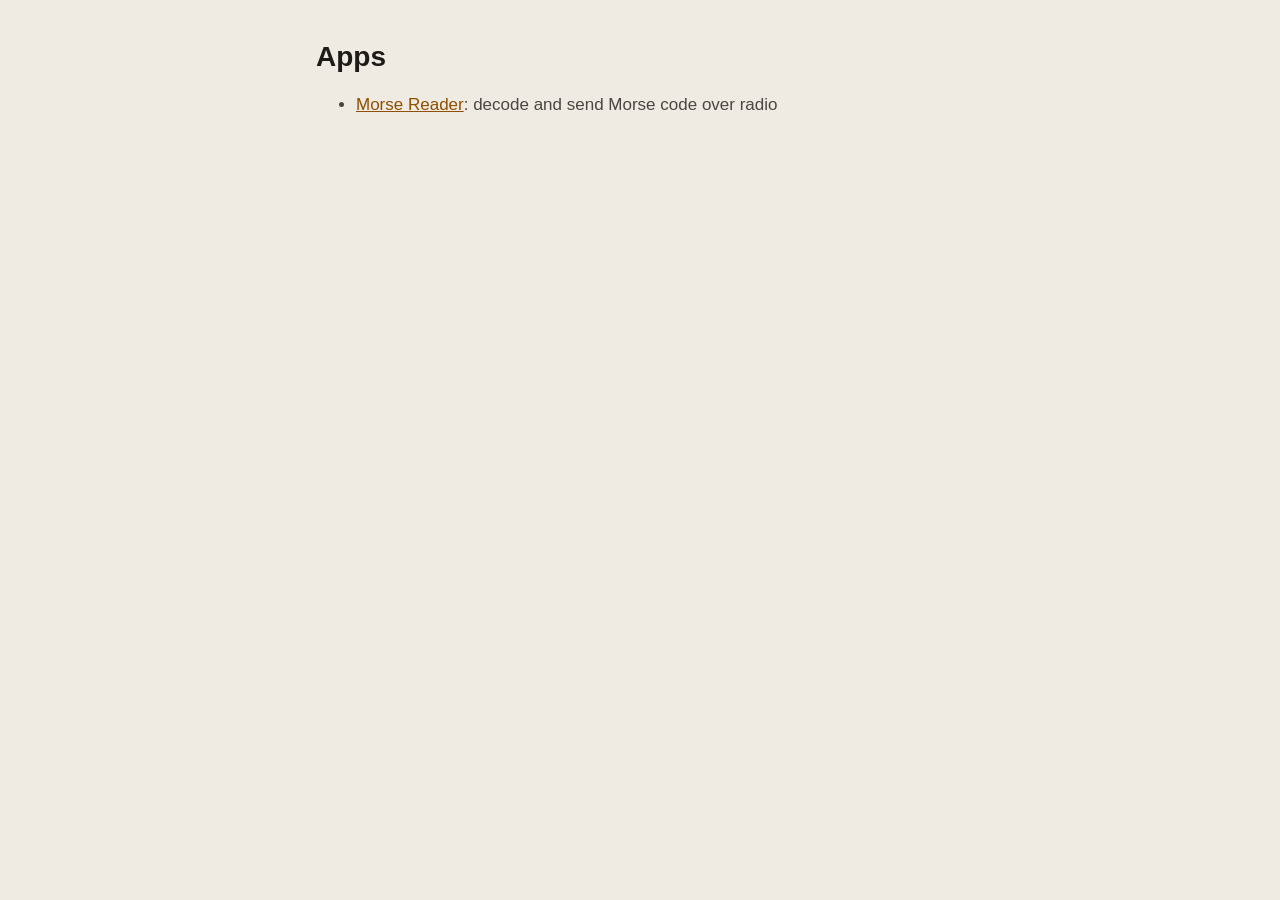
<file: index.html>
<!doctype html>
<html lang="en">
<head>
<meta charset="utf-8">
<meta name="viewport" content="width=device-width, initial-scale=1">
<title>Apps</title>
<link rel="stylesheet" href="style.css">
</head>
<body>
<main>
  <h1>Apps</h1>
  <ul>
    <li><a href="morsereader/">Morse Reader</a>: decode and send Morse code over radio</li>
  </ul>
</main>
</body>
</html>
</file>
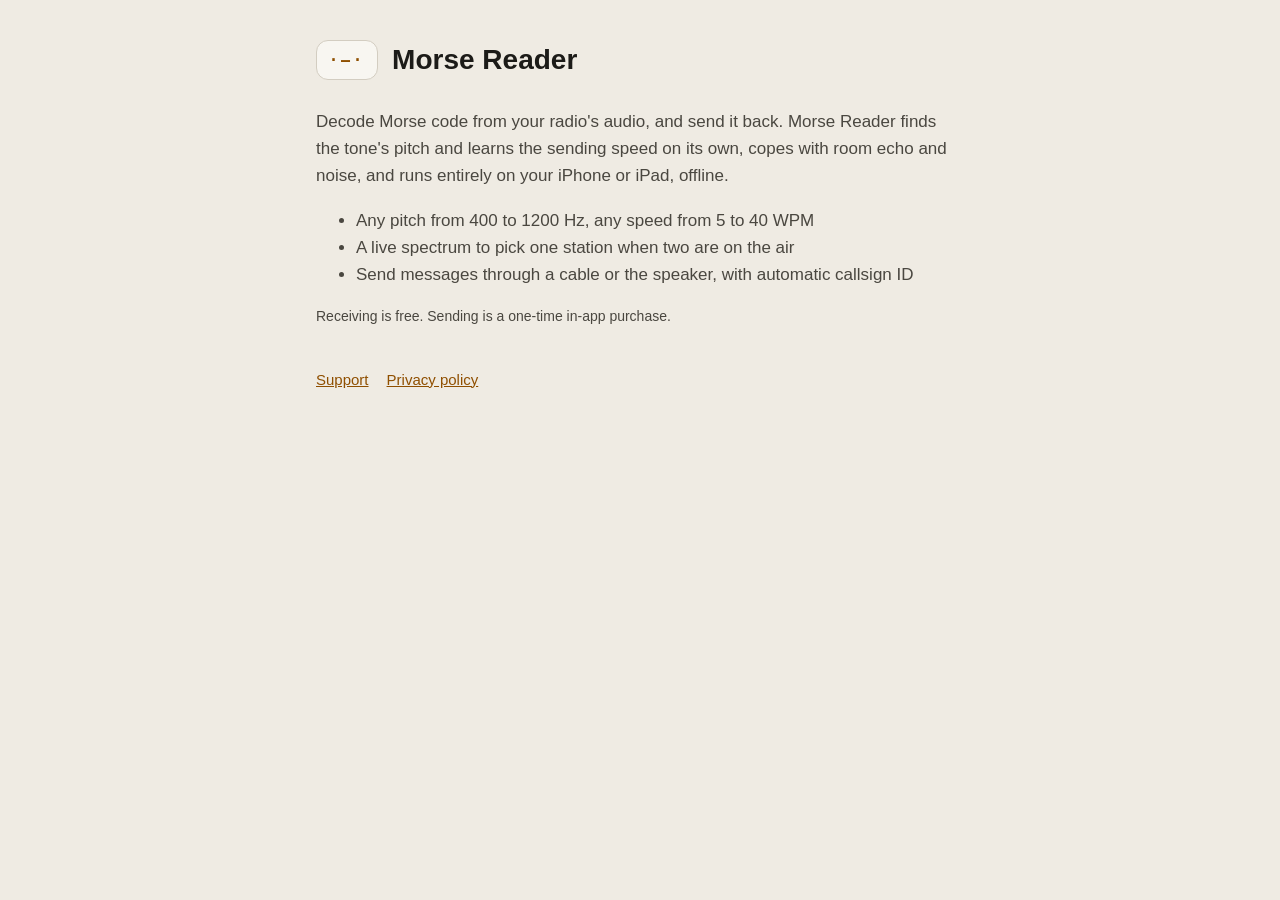
<file: morsereader/index.html>
<!doctype html>
<html lang="en">
<head>
<meta charset="utf-8">
<meta name="viewport" content="width=device-width, initial-scale=1">
<title>Morse Reader</title>
<link rel="stylesheet" href="../style.css">
</head>
<body>
<main>
  <header>
    <span class="mark" aria-hidden="true">·–·</span>
    <h1>Morse Reader</h1>
  </header>
  <p>Decode Morse code from your radio's audio, and send it back. Morse Reader finds the
  tone's pitch and learns the sending speed on its own, copes with room echo and noise,
  and runs entirely on your iPhone or iPad, offline.</p>
  <ul>
    <li>Any pitch from 400 to 1200 Hz, any speed from 5 to 40 WPM</li>
    <li>A live spectrum to pick one station when two are on the air</li>
    <li>Send messages through a cable or the speaker, with automatic callsign ID</li>
  </ul>
  <p class="small">Receiving is free. Sending is a one-time in-app purchase.</p>
  <nav>
    <a href="support/">Support</a>
    <a href="privacy/">Privacy policy</a>
  </nav>
</main>
</body>
</html>
</file>
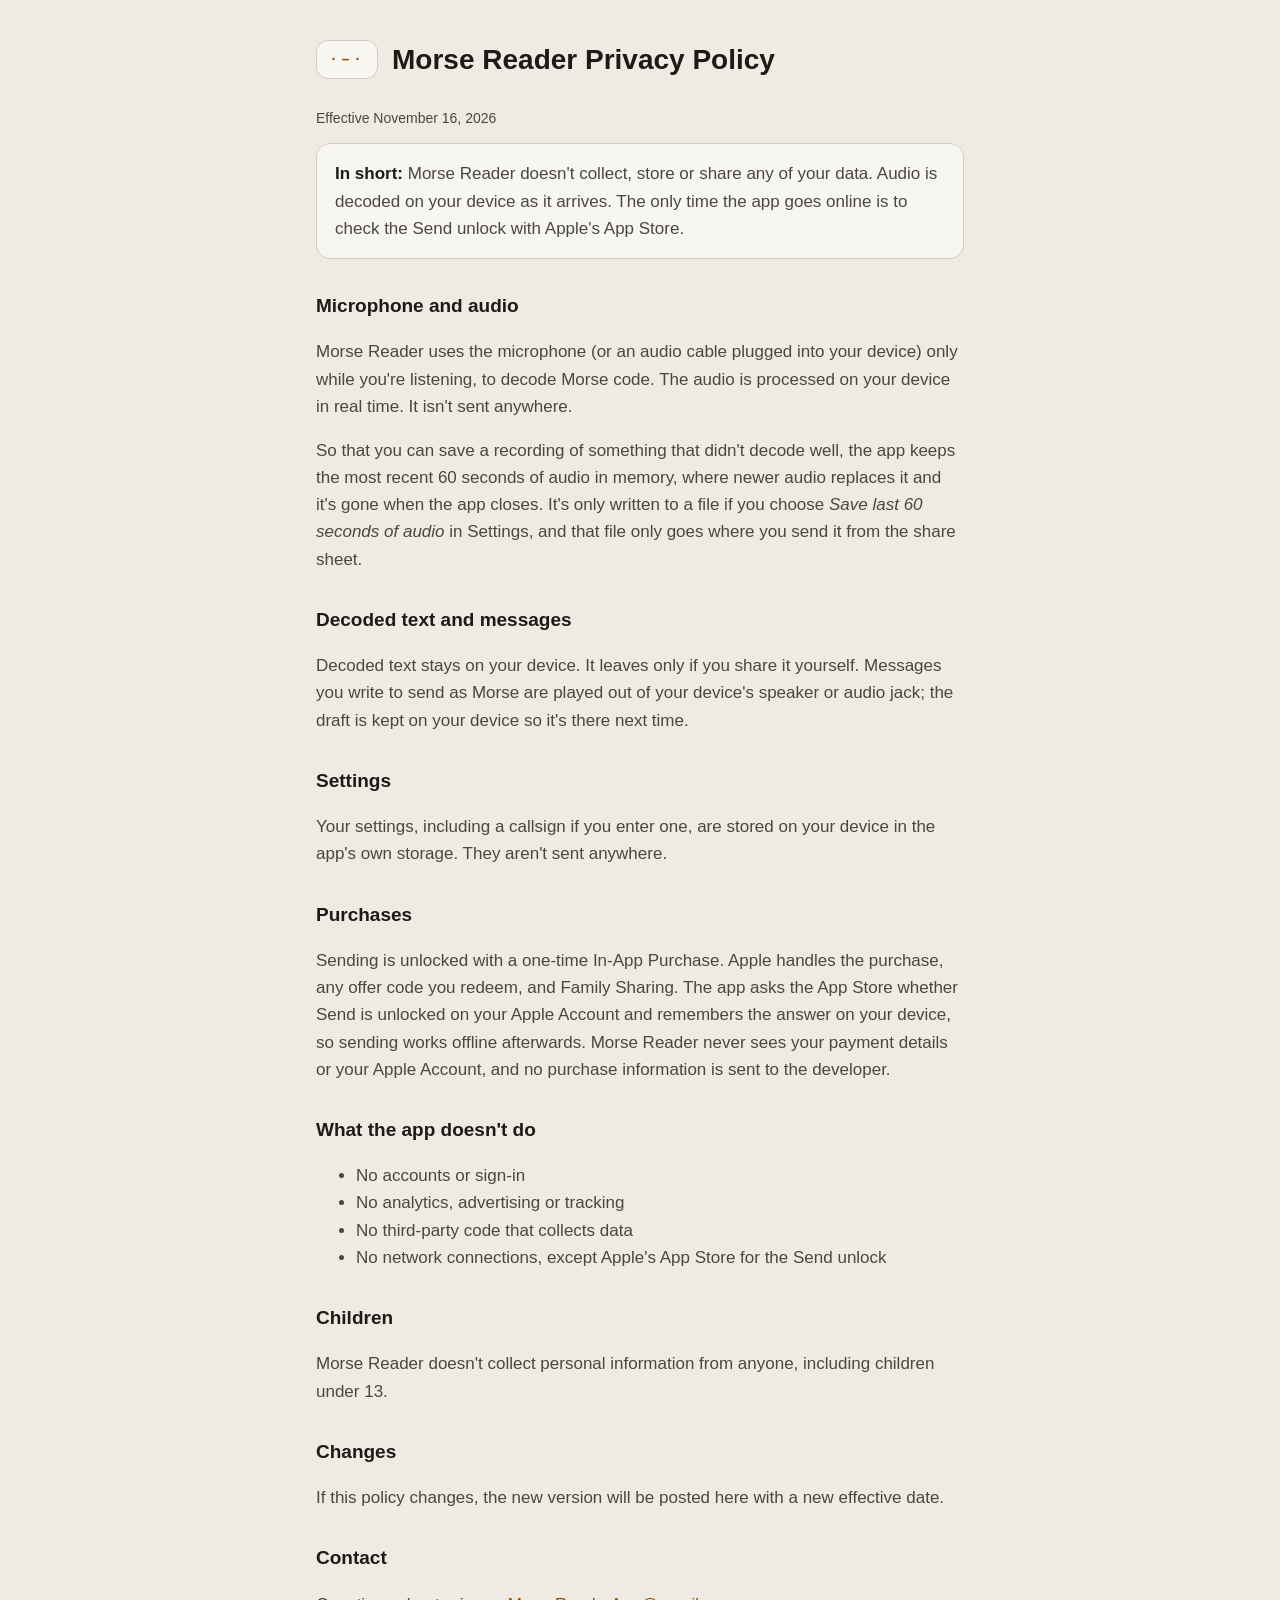
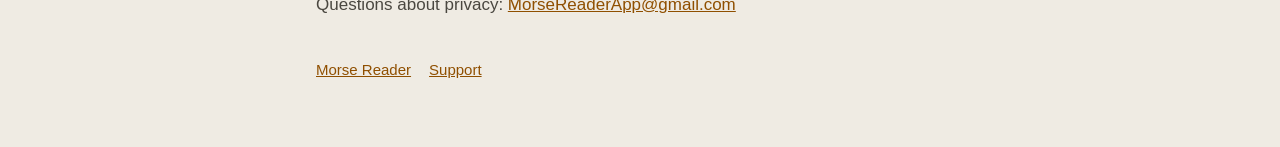
<file: morsereader/privacy/index.html>
<!doctype html>
<html lang="en">
<head>
<meta charset="utf-8">
<meta name="viewport" content="width=device-width, initial-scale=1">
<title>Morse Reader Privacy Policy</title>
<link rel="stylesheet" href="../../style.css">
</head>
<body>
<main>
  <header>
    <span class="mark" aria-hidden="true">·–·</span>
    <h1>Morse Reader Privacy Policy</h1>
  </header>
  <p class="small">Effective November 16, 2026</p>

  <div class="card">
    <p><strong>In short:</strong> Morse Reader doesn't collect, store or share any of your
    data. Audio is decoded on your device as it arrives. The only time the app goes online
    is to check the Send unlock with Apple's App Store.</p>
  </div>

  <h2>Microphone and audio</h2>
  <p>Morse Reader uses the microphone (or an audio cable plugged into your device) only
  while you're listening, to decode Morse code. The audio is processed on your device in
  real time. It isn't sent anywhere.</p>
  <p>So that you can save a recording of something that didn't decode well, the app keeps
  the most recent 60 seconds of audio in memory, where newer audio replaces it and it's
  gone when the app closes. It's only written to a file if you choose <em>Save last 60
  seconds of audio</em> in Settings, and that file only goes where you send it from the
  share sheet.</p>

  <h2>Decoded text and messages</h2>
  <p>Decoded text stays on your device. It leaves only if you share it yourself. Messages
  you write to send as Morse are played out of your device's speaker or audio jack; the
  draft is kept on your device so it's there next time.</p>

  <h2>Settings</h2>
  <p>Your settings, including a callsign if you enter one, are stored on your device in
  the app's own storage. They aren't sent anywhere.</p>

  <h2>Purchases</h2>
  <p>Sending is unlocked with a one-time In-App Purchase. Apple handles the purchase, any
  offer code you redeem, and Family Sharing. The app asks the App Store whether Send is
  unlocked on your Apple Account and remembers the answer on your device, so sending
  works offline afterwards. Morse Reader never sees your payment details or your Apple
  Account, and no purchase information is sent to the developer.</p>

  <h2>What the app doesn't do</h2>
  <ul>
    <li>No accounts or sign-in</li>
    <li>No analytics, advertising or tracking</li>
    <li>No third-party code that collects data</li>
    <li>No network connections, except Apple's App Store for the Send unlock</li>
  </ul>

  <h2>Children</h2>
  <p>Morse Reader doesn't collect personal information from anyone, including children
  under 13.</p>

  <h2>Changes</h2>
  <p>If this policy changes, the new version will be posted here with a new effective
  date.</p>

  <h2>Contact</h2>
  <p>Questions about privacy: <a href="mailto:MorseReaderApp@gmail.com">MorseReaderApp@gmail.com</a></p>

  <nav>
    <a href="../">Morse Reader</a>
    <a href="../support/">Support</a>
  </nav>
</main>
</body>
</html>
</file>
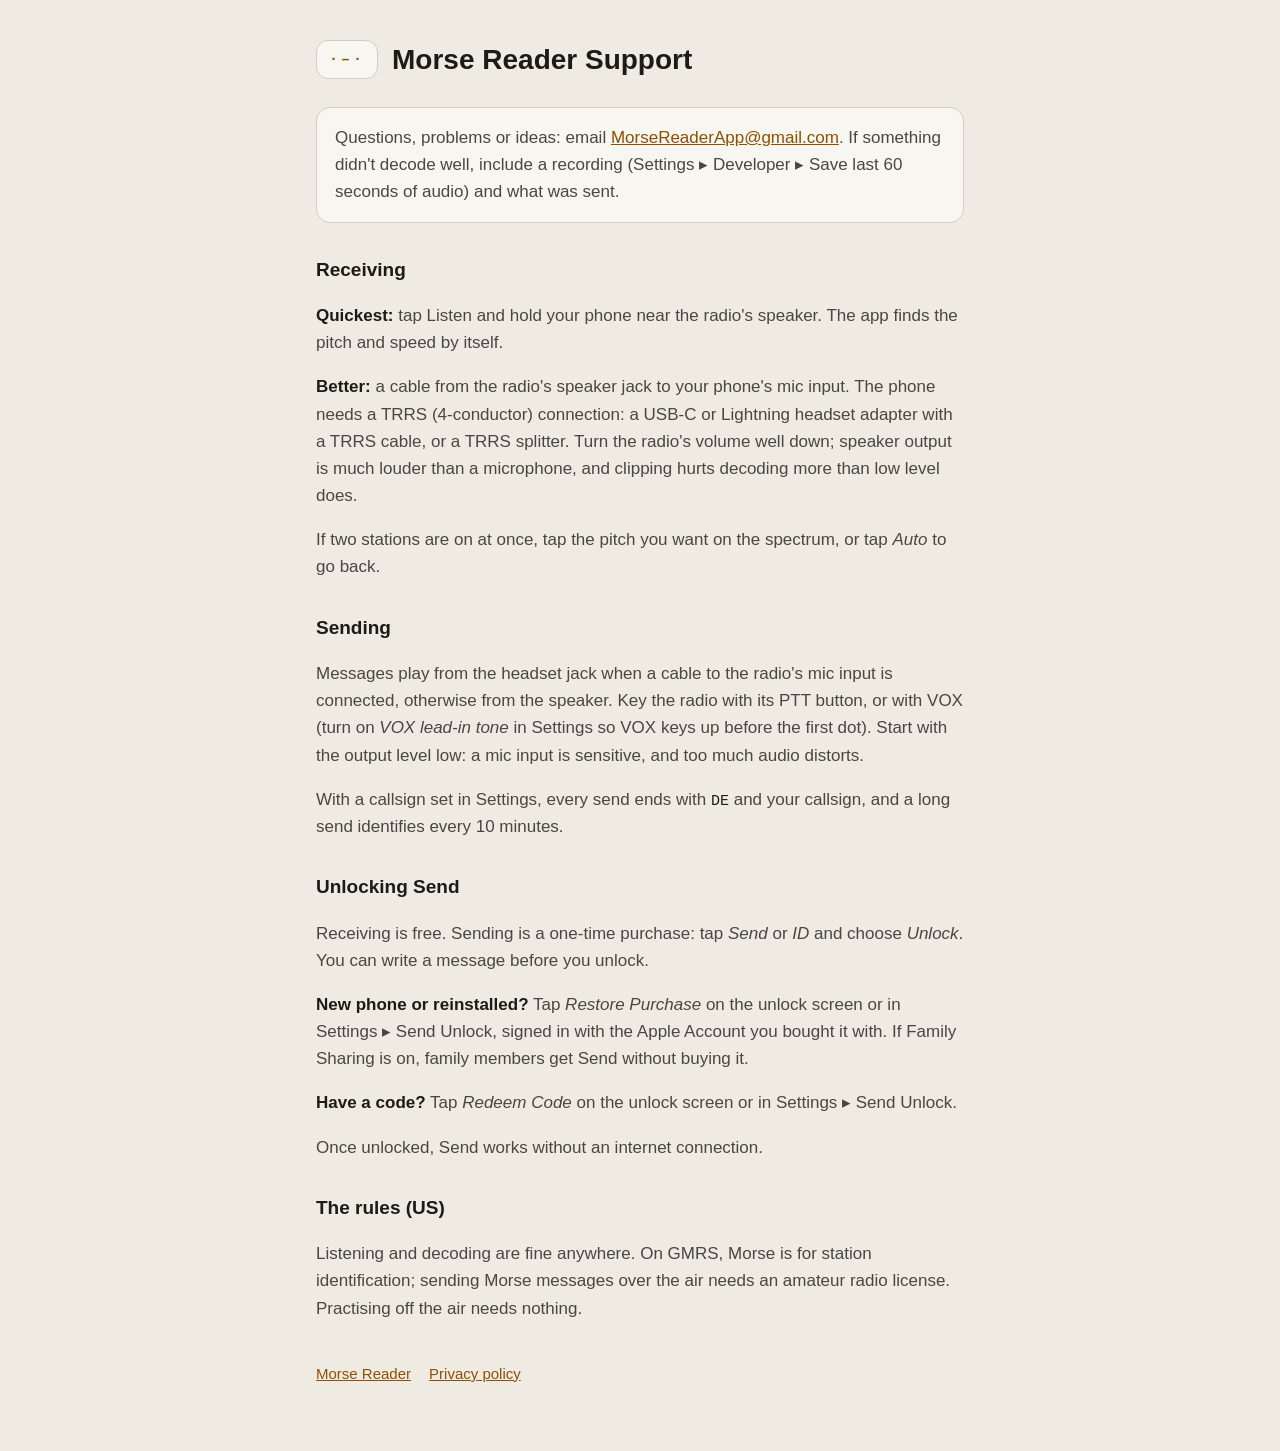
<file: morsereader/support/index.html>
<!doctype html>
<html lang="en">
<head>
<meta charset="utf-8">
<meta name="viewport" content="width=device-width, initial-scale=1">
<title>Morse Reader Support</title>
<link rel="stylesheet" href="../../style.css">
</head>
<body>
<main>
  <header>
    <span class="mark" aria-hidden="true">·–·</span>
    <h1>Morse Reader Support</h1>
  </header>

  <div class="card">
    <p>Questions, problems or ideas: email
    <a href="mailto:MorseReaderApp@gmail.com">MorseReaderApp@gmail.com</a>. If something
    didn't decode well, include a recording (Settings ▸ Developer ▸ Save last 60 seconds
    of audio) and what was sent.</p>
  </div>

  <h2>Receiving</h2>
  <p><strong>Quickest:</strong> tap Listen and hold your phone near the radio's speaker.
  The app finds the pitch and speed by itself.</p>
  <p><strong>Better:</strong> a cable from the radio's speaker jack to your phone's mic
  input. The phone needs a TRRS (4-conductor) connection: a USB-C or Lightning headset
  adapter with a TRRS cable, or a TRRS splitter. Turn the radio's volume well down;
  speaker output is much louder than a microphone, and clipping hurts decoding more than
  low level does.</p>
  <p>If two stations are on at once, tap the pitch you want on the spectrum, or tap
  <em>Auto</em> to go back.</p>

  <h2>Sending</h2>
  <p>Messages play from the headset jack when a cable to the radio's mic input is
  connected, otherwise from the speaker. Key the radio with its PTT button, or with VOX
  (turn on <em>VOX lead-in tone</em> in Settings so VOX keys up before the first dot).
  Start with the output level low: a mic input is sensitive, and too much audio distorts.</p>
  <p>With a callsign set in Settings, every send ends with <code>DE</code> and your
  callsign, and a long send identifies every 10 minutes.</p>

  <h2>Unlocking Send</h2>
  <p>Receiving is free. Sending is a one-time purchase: tap <em>Send</em> or <em>ID</em>
  and choose <em>Unlock</em>. You can write a message before you unlock.</p>
  <p><strong>New phone or reinstalled?</strong> Tap <em>Restore Purchase</em> on the
  unlock screen or in Settings ▸ Send Unlock, signed in with the Apple Account you bought
  it with. If Family Sharing is on, family members get Send without buying it.</p>
  <p><strong>Have a code?</strong> Tap <em>Redeem Code</em> on the unlock screen or in
  Settings ▸ Send Unlock.</p>
  <p>Once unlocked, Send works without an internet connection.</p>

  <h2>The rules (US)</h2>
  <p>Listening and decoding are fine anywhere. On GMRS, Morse is for station
  identification; sending Morse messages over the air needs an amateur radio license.
  Practising off the air needs nothing.</p>

  <nav>
    <a href="../">Morse Reader</a>
    <a href="../privacy/">Privacy policy</a>
  </nav>
</main>
</body>
</html>
</file>
<file: style.css>
:root {
  --bg: #EFEBE3; --surface: #F8F6F1; --line: #D3CDC1;
  --ink: #1C1B18; --ink2: #4A4740; --accent: #8F4F00;
}
@media (prefers-color-scheme: dark) {
  :root {
    --bg: #121314; --surface: #1B1D1F; --line: #34383C;
    --ink: #ECE7DD; --ink2: #AEA99F; --accent: #F2A33A;
  }
}
* { box-sizing: border-box; }
body {
  margin: 0; background: var(--bg); color: var(--ink);
  font: 17px/1.6 -apple-system, BlinkMacSystemFont, "Segoe UI", Roboto, Helvetica, Arial, sans-serif;
}
main { max-width: 680px; margin: 0 auto; padding: 40px 16px 64px; }
header { display: flex; align-items: center; gap: 14px; margin-bottom: 28px; }
.mark {
  font: 600 15px ui-monospace, SFMono-Regular, Menlo, monospace; letter-spacing: 3px;
  color: var(--accent); background: var(--surface); border: 1px solid var(--line);
  border-radius: 12px; padding: 10px 12px; white-space: nowrap; flex-shrink: 0;
}
.card p { margin: 0; }
h1 { font-size: 28px; line-height: 1.2; margin: 0; }
h2 { font-size: 19px; margin: 32px 0 8px; }
p, li { color: var(--ink2); }
strong { color: var(--ink); }
a { color: var(--accent); }
.card { background: var(--surface); border: 1px solid var(--line); border-radius: 14px; padding: 16px 18px; }
.small { font-size: 14px; }
nav { margin-top: 40px; font-size: 15px; display: flex; gap: 18px; flex-wrap: wrap; }
code { font: 15px ui-monospace, SFMono-Regular, Menlo, monospace; color: var(--ink); }
</file>
